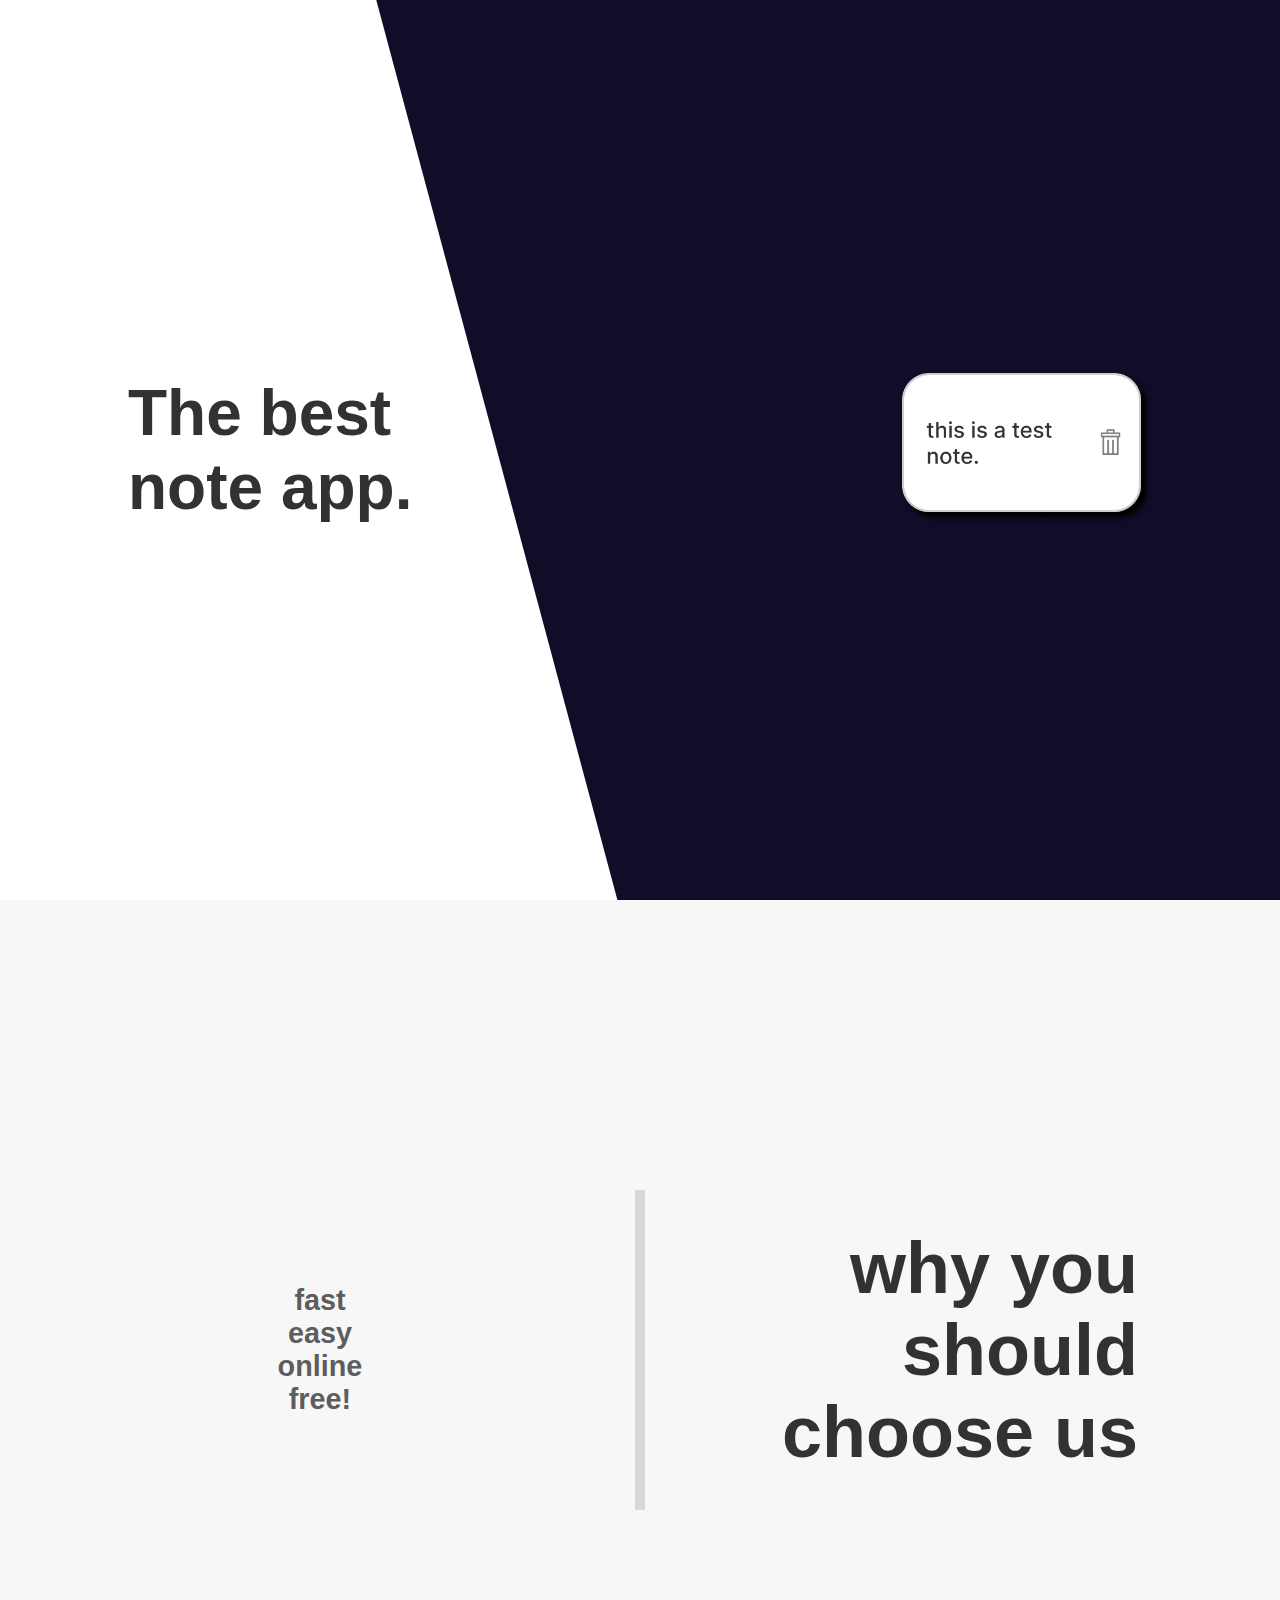
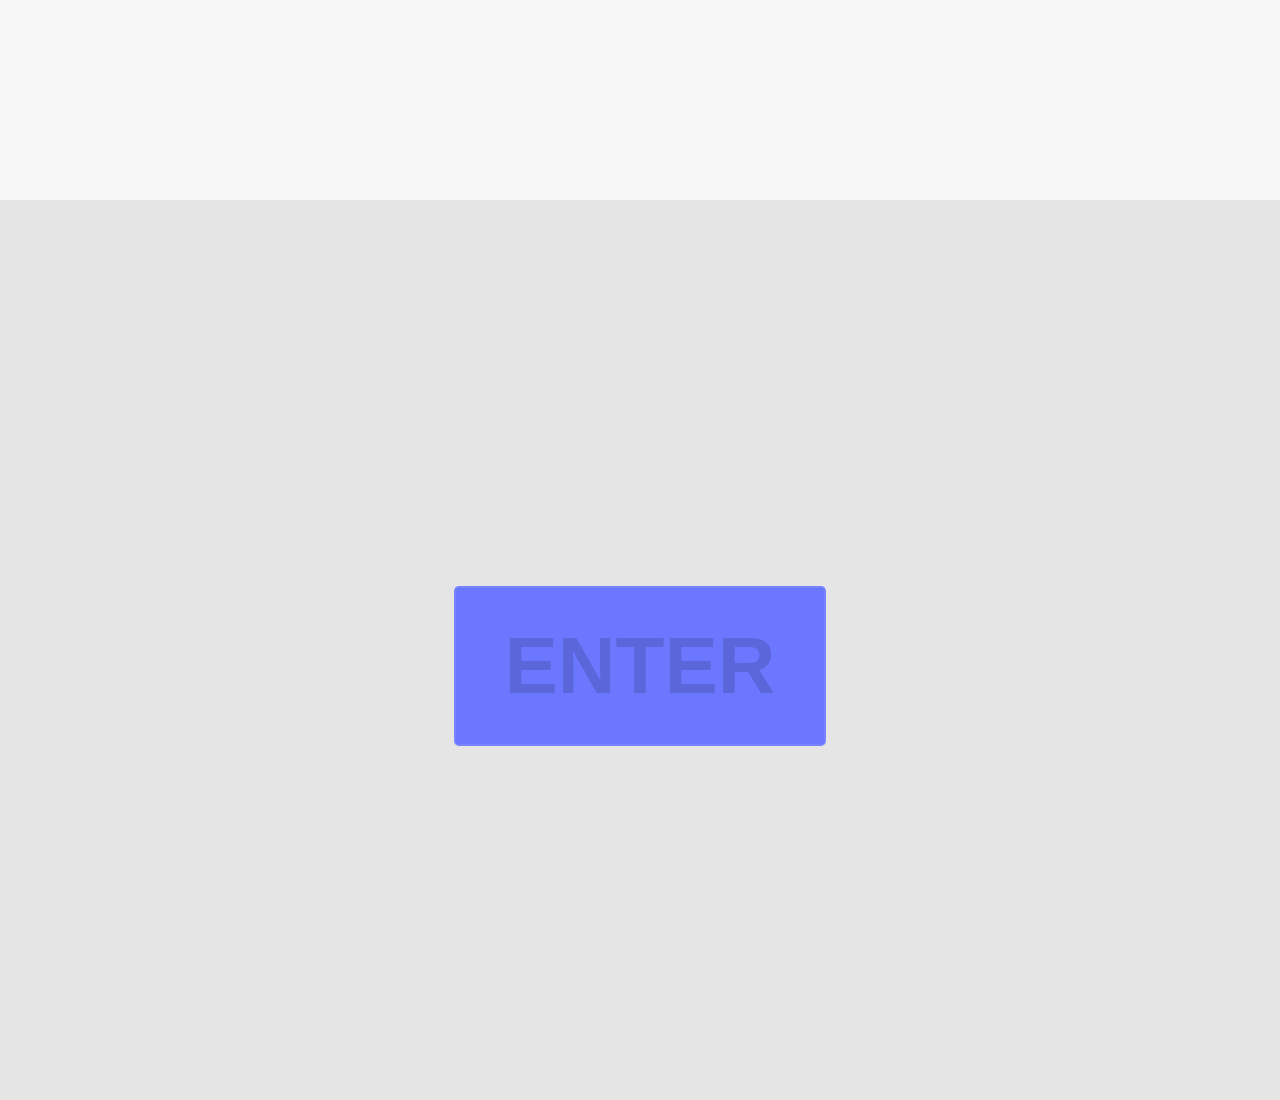
<file: index.html>
<!DOCTYPE html>
<html lang="en">
<head>
    <meta charset="UTF-8">
    <meta http-equiv="X-UA-Compatible" content="IE=edge">
    <meta name="viewport" content="width=device-width, initial-scale=1.0">
    <title>Notify</title>
    <link rel="stylesheet" href="start.css">
</head>
<body>
    <div class="content">
        <div class="title">
            <h1>The best<br>note app<span class="dot">.</span></h1>
        </div>
        <div class="img-c">
            <div class="img-bg"></div>
            <div class="img">
                <img width=250 height=150 src="childblock.png" alt="">
            </div>
        </div>
    </div>
    <div class="more">
        <div class="info">
            <h2>why you <br>should <br>choose us</h2>
        </div>
        <div class="divider"></div>
        <div class="info">
            <ul>
                <li>fast</li>
                <li>easy</li>
                <li>online</li>
                <li>free!</li>
            </ul>
        </div>
    </div>
    <div class="try">
        <div class="try-c">
            <button onclick="window.open('start.html')">enter</button>
            <!-- link to ../ -->
        </div>
    </div>

    <script src="scrollevent.js"></script>
</body>
</html>
</file>
<file: start.css>
* {
    margin: 0;
    padding: 0;
    left: 0;
    top: 0;
}

/* global styling */
html,
body {
    font-family: Arial, Helvetica, sans-serif;
    color: rgb(50, 50, 50);
    overflow-x: hidden;
}

.content {
    position: relative;
    display: flex;

    width: 100vw;
    height: 100vh;
    align-items: center;
    overflow: hidden;
}

.content * {
    flex: 1;
}

.title {
    font-size: 2rem;
    font-weight: 700;
    padding-left: 8rem;
}

.img-c {
    height: 100vh;
    width: 50vw;
}

.img-bg {
    background: #0F0D27;
    height: 200vh;
    width: 100vw;
    transform: rotate(-15deg) translate(0, -15rem);
    z-index: -1;
    animation: slow-in 1s ;
    opacity: 1;
}

.img {
    z-index: 1;
    position: absolute;
    display: block;
    top: 50vh;
    /* eftersom right: 6rem inte funkar :) */
    left: calc(100vw - 250px - 8rem);
    translate: 0 -50%;

    opacity: 1;
    animation: fade-in 1s 1s;
    animation-fill-mode: backwards;
}


@keyframes slow-in {
    from {
        transform: rotate(0deg) translate(50rem, -15rem);
    }
}

@keyframes fade-in {
    from {
        opacity: 0;
    }
}


.more,
.try {
    position: relative;
    width: 100vw;
    height: 100vh;
    background: rgb(247, 247, 247);
}

.more {
    font-size: 3rem;
    font-weight: 700;
    right: 8rem;
    
    display: flex;
    align-items: center;
    flex-direction: row-reverse;
}


.more * {
    flex: 1;
    width: fit-content;
    margin: auto;
}

.info h2 {
    text-align: right;
}

.info ul {
    list-style: none;
    font-size: 1.8rem;
    color: rgba(50, 50, 50, .8);
    text-align: left;
}

.info li {
    text-align: left;
}

.try-c {
    width: 100vw;
    height: 100vh;

    position: relative;
    display: flex;
    align-items: center;
    justify-content: center;
    flex-direction: column;

    background: rgb(229, 229, 229);

}

.try-c h2 {
    font-size: 4rem;
}

.try-c button {
    font-size: 5rem;
    font-weight: 700;
    padding: 2rem 3rem;
    border: 2px solid #7682ff;
    border-radius: 5px;
    background: #6b77ff;
    color: #00000024;
    margin-top: 2rem;

    text-transform: uppercase;
    transition: 200ms;
}

.try-c button:active {
    background: #8892ff;
}

.try-c button:hover {
    color: #00000083;
}

.divider {
    position: absolute;
    width: 10px;
    height: 20rem;
    background: #d8d8d8;
    top: 50vh;
    left: 50vw;
    translate: -50% -50%;
}
</file>
